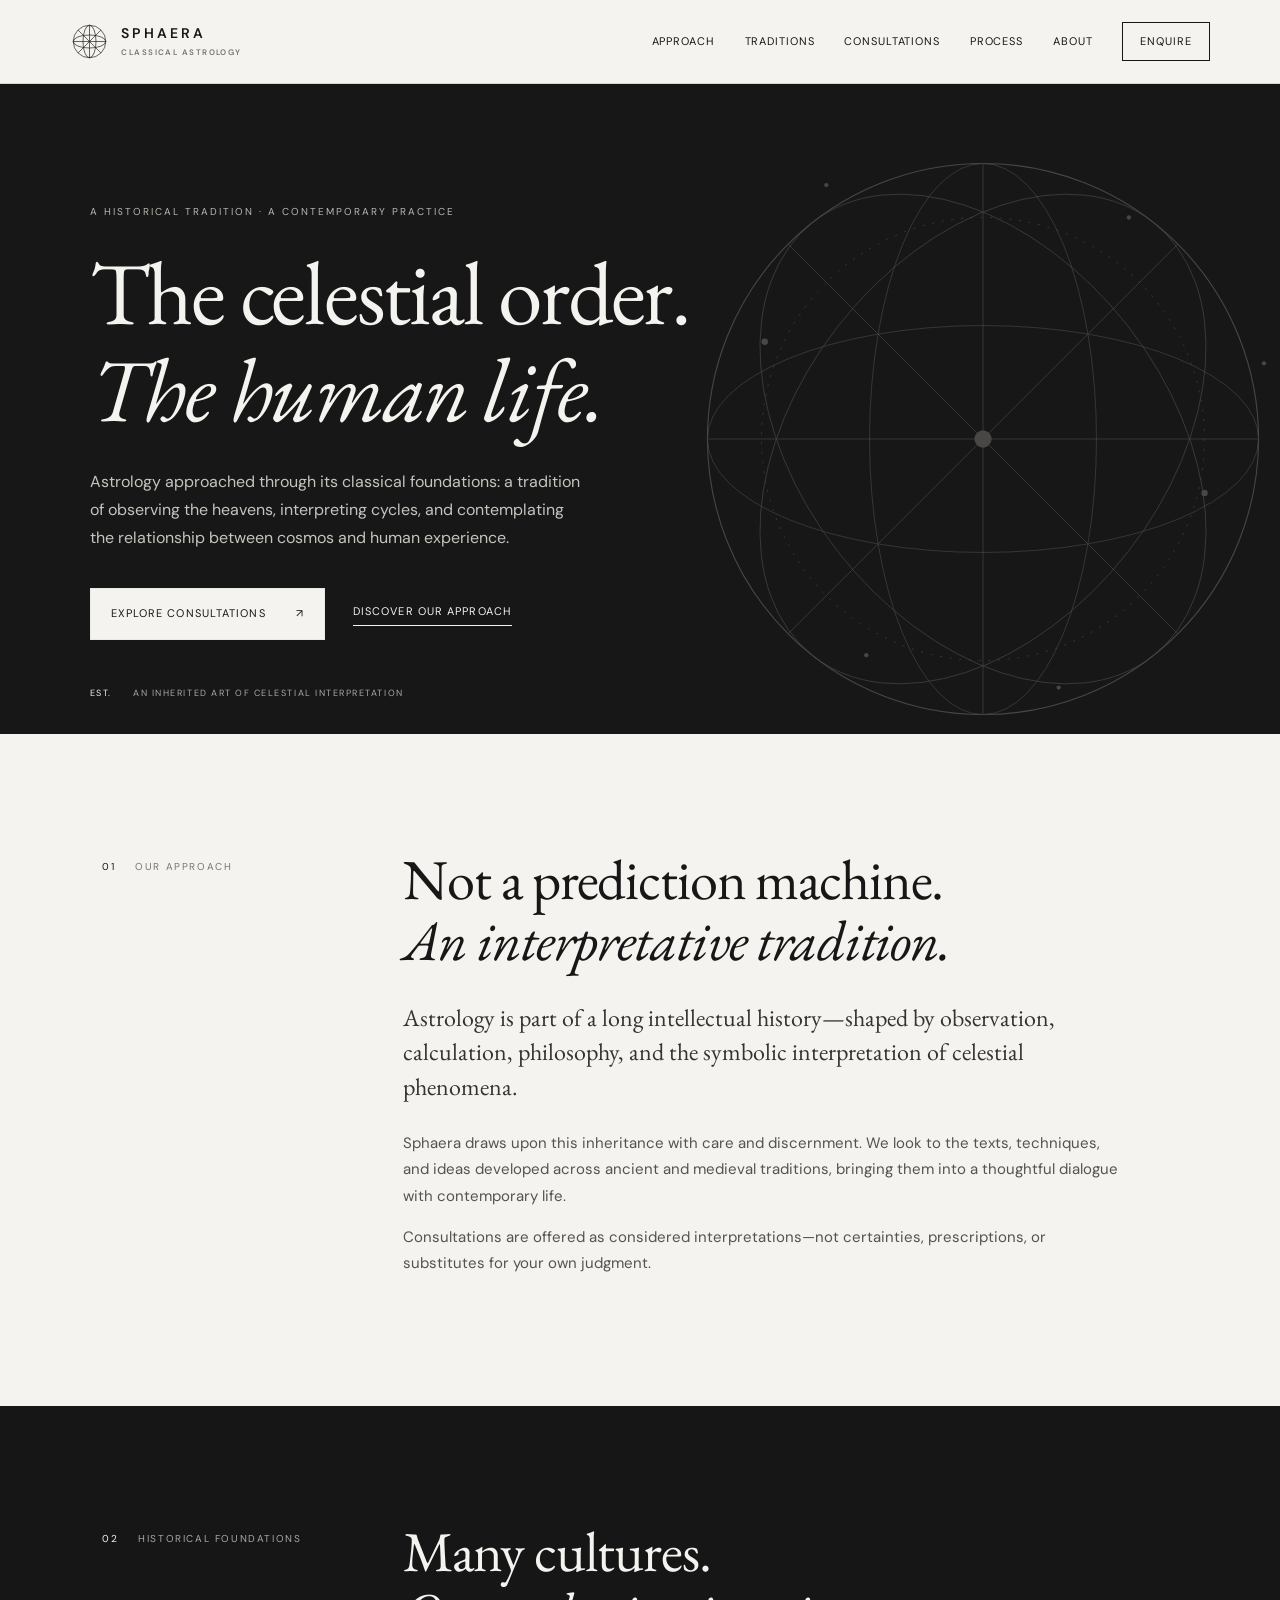
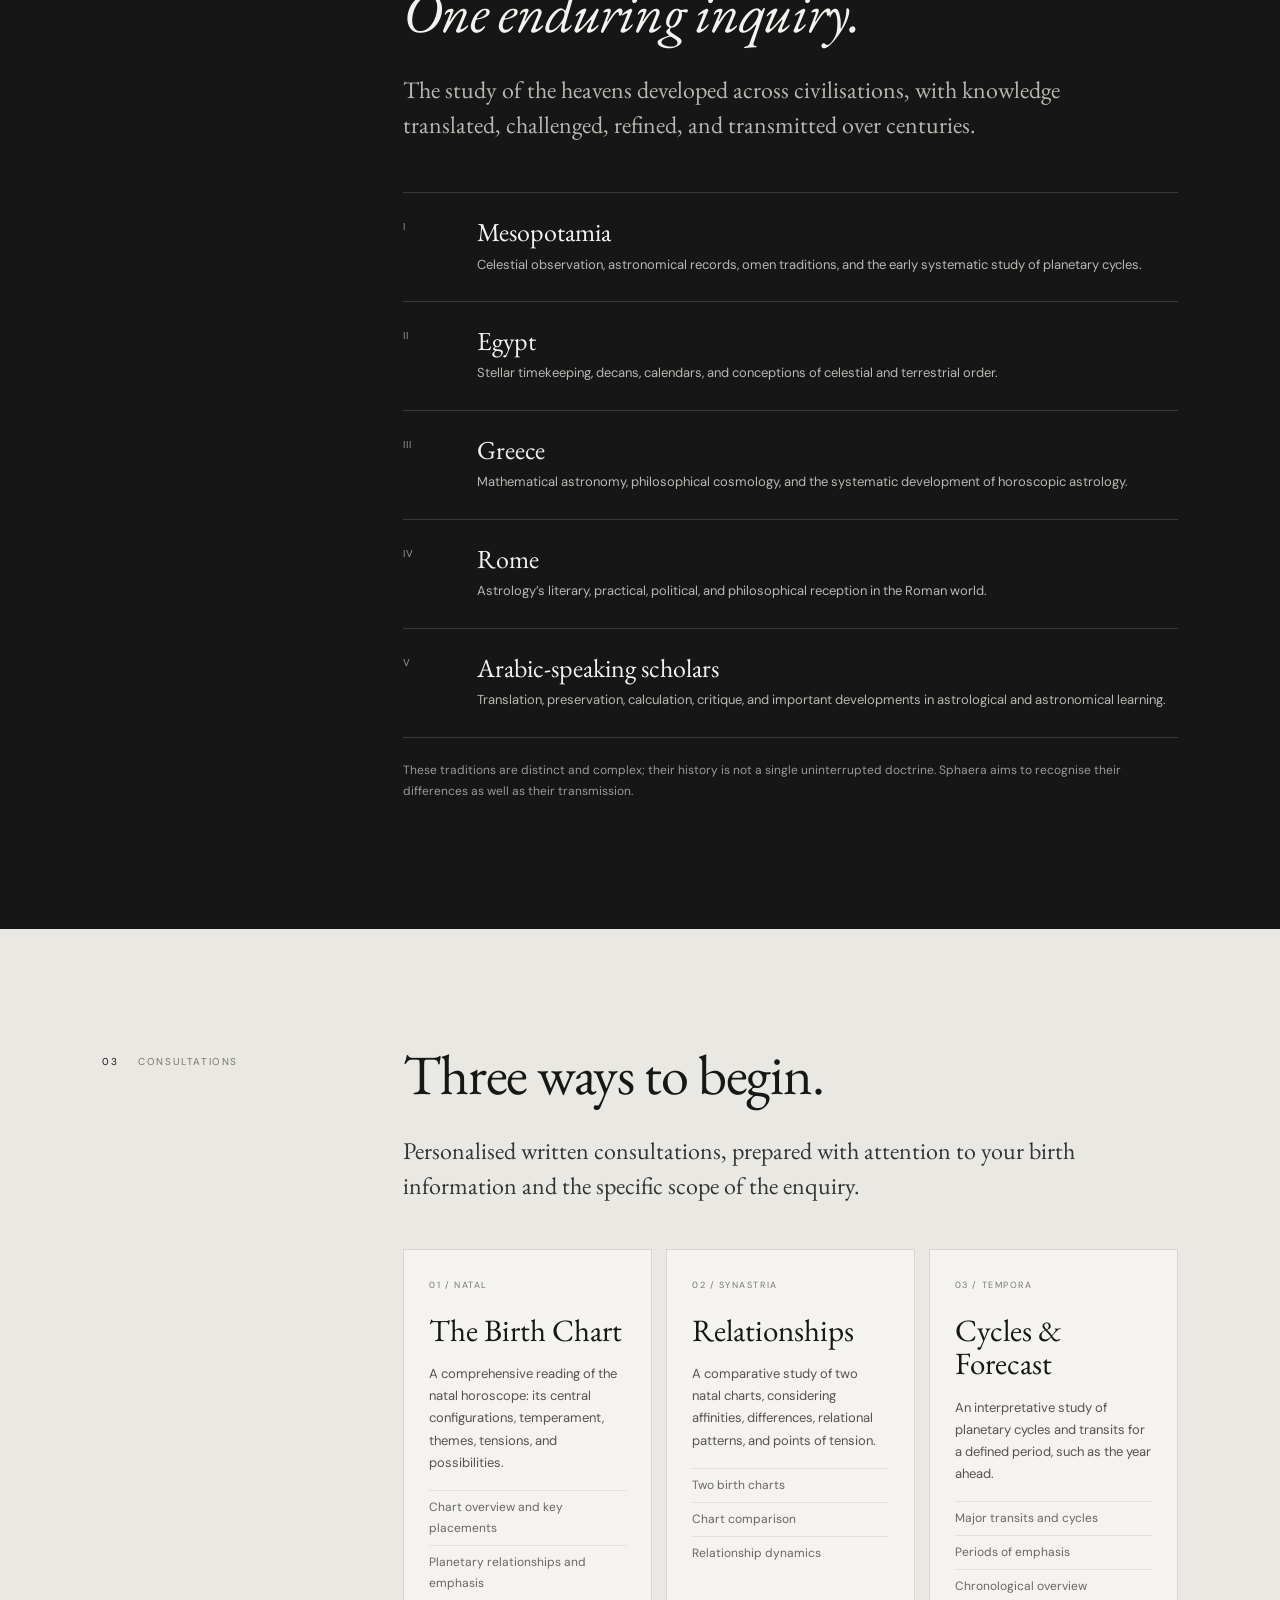
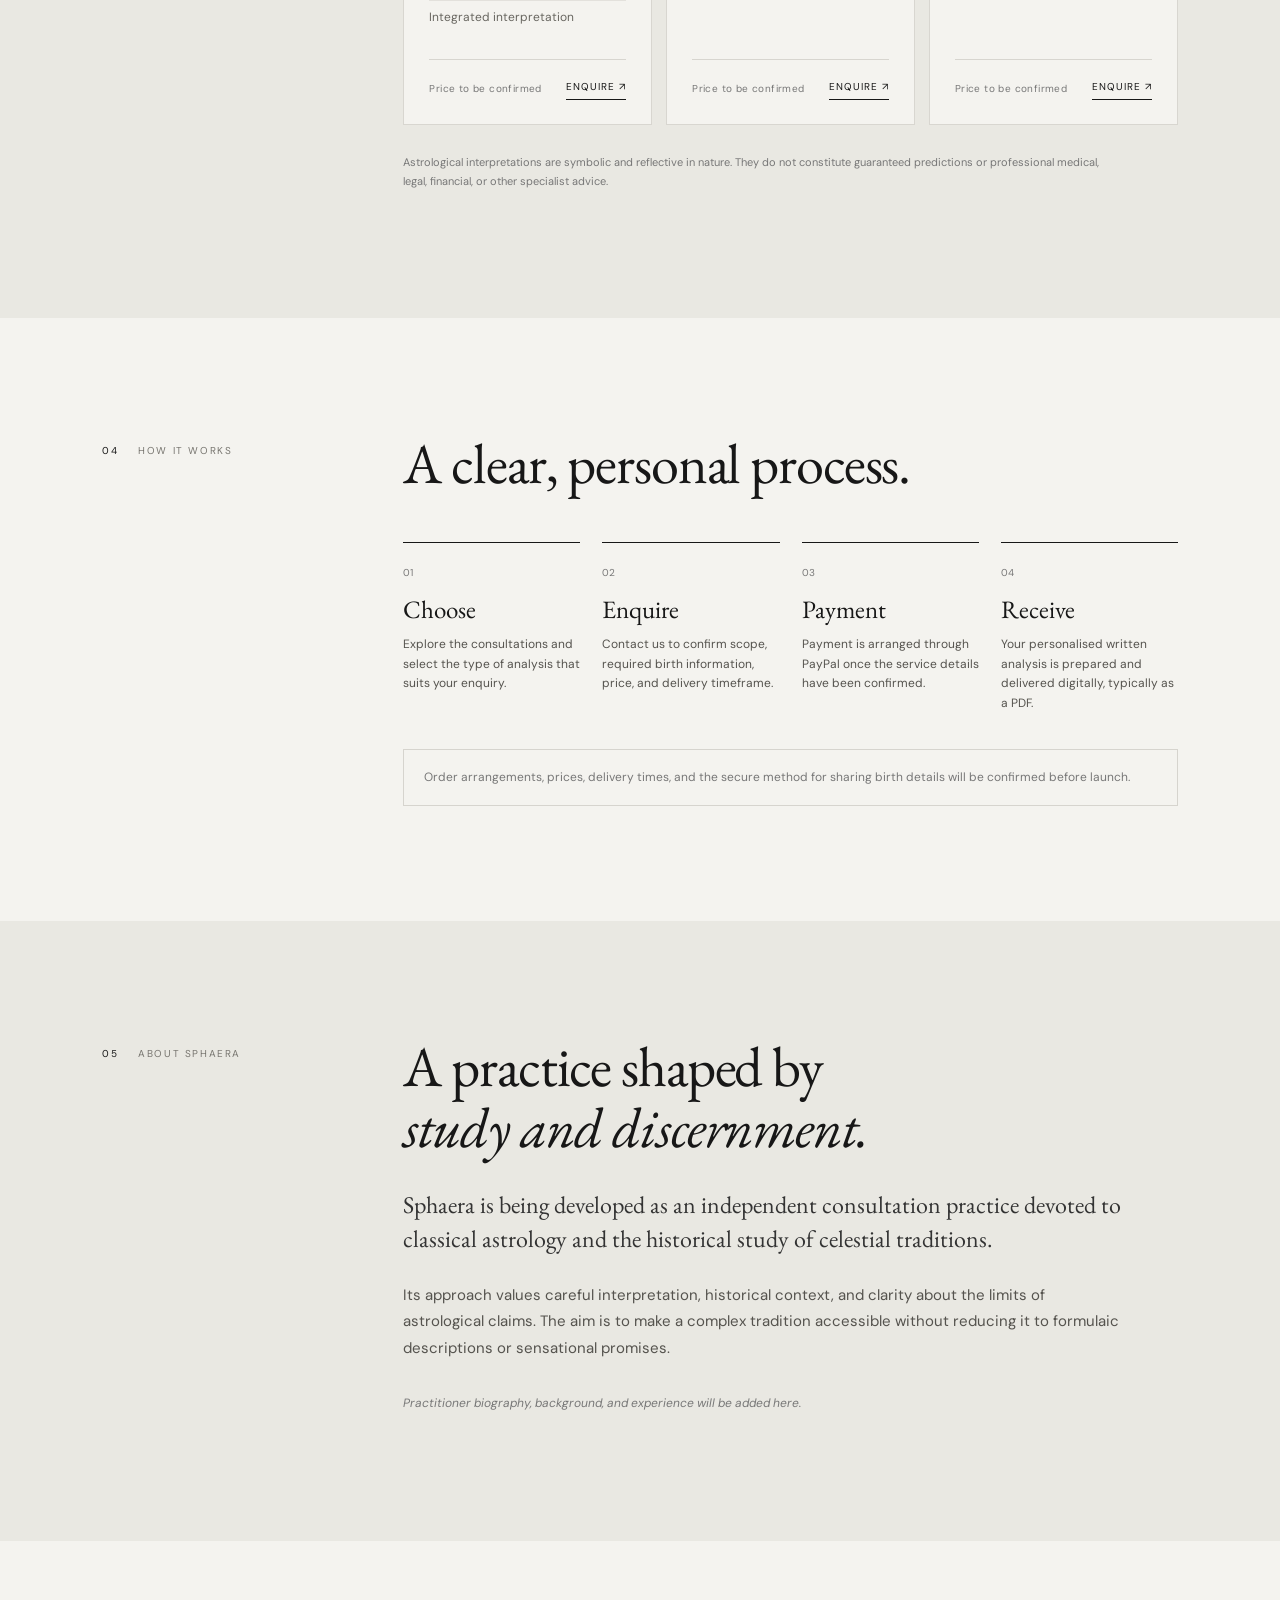
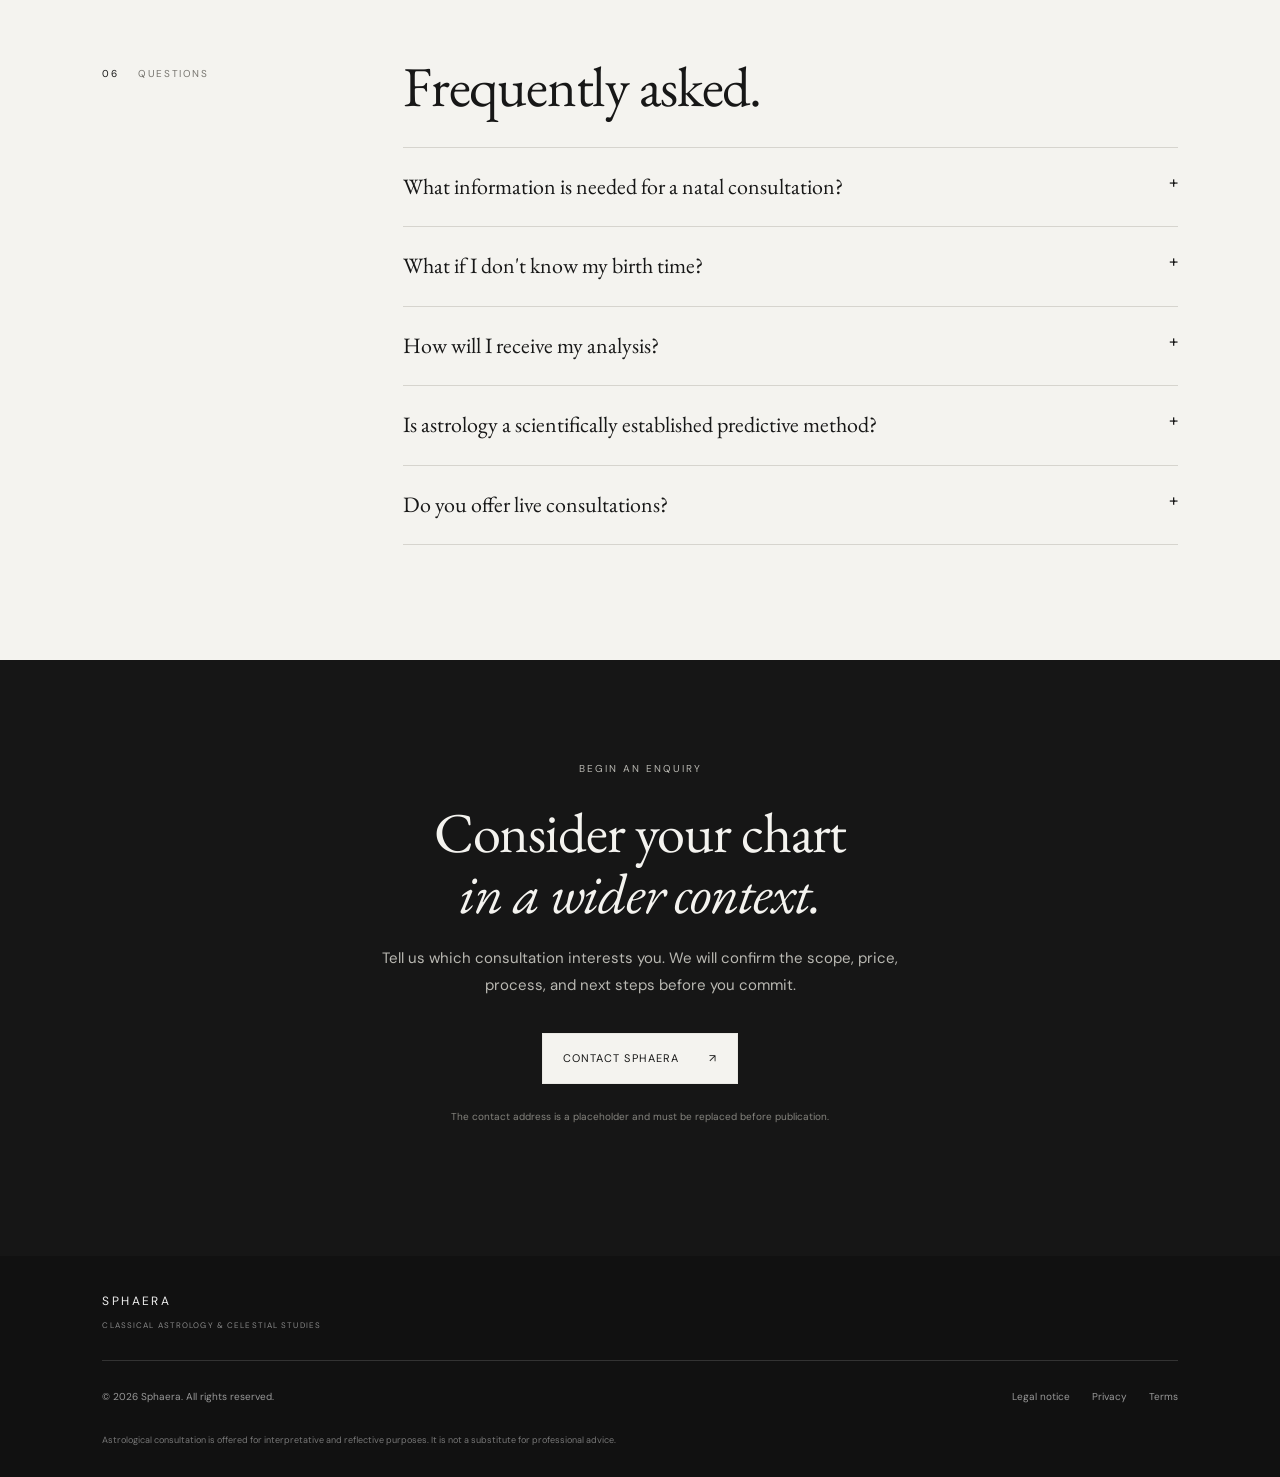
<file: index.html>
<!doctype html>
<html lang="en">
<head>
  <meta charset="utf-8">
  <meta name="viewport" content="width=device-width, initial-scale=1">
  <meta name="description" content="Sphaera — classical astrology and celestial studies, grounded in historical traditions and considered interpretation.">
  <title>Sphaera — Classical Astrology &amp; Celestial Studies</title>
  <link rel="preconnect" href="https://fonts.googleapis.com">
  <link rel="preconnect" href="https://fonts.gstatic.com" crossorigin>
  <link href="https://fonts.googleapis.com/css2?family=DM+Sans:wght@400;500;600&family=EB+Garamond:wght@400;500;600&display=swap" rel="stylesheet">
  <link rel="stylesheet" href="css/style.css">
</head>
<body>
  <a class="skip-link" href="#main">Skip to content</a>
  <header class="site-header">
    <a class="brand" href="#top" aria-label="Sphaera home">
      <span class="brand-mark" aria-hidden="true">
        <svg viewBox="0 0 48 48"><circle cx="24" cy="24" r="20"/><ellipse cx="24" cy="24" rx="8" ry="20"/><ellipse cx="24" cy="24" rx="20" ry="8"/><path d="M4 24h40M24 4v40M10 10l28 28M38 10 10 38"/></svg>
      </span>
      <span class="brand-word">SPHAERA<span class="brand-sub">CLASSICAL ASTROLOGY</span></span>
    </a>
    <button class="menu-toggle" aria-expanded="false" aria-controls="nav" aria-label="Open navigation"><span></span><span></span></button>
    <nav id="nav" class="nav">
      <a href="#approach">Approach</a>
      <a href="#traditions">Traditions</a>
      <a href="#consultations">Consultations</a>
      <a href="#process">Process</a>
      <a href="#about">About</a>
      <a class="nav-contact" href="#contact">Enquire</a>
    </nav>
  </header>

  <main id="main">
    <section class="hero" id="top">
      <div class="hero-art" aria-hidden="true">
        <svg viewBox="0 0 620 620" class="sphere-art">
          <circle cx="310" cy="310" r="255" class="outer"/>
          <circle cx="310" cy="310" r="205" class="inner"/>
          <ellipse cx="310" cy="310" rx="105" ry="255"/>
          <ellipse cx="310" cy="310" rx="255" ry="105"/>
          <ellipse cx="310" cy="310" rx="170" ry="255" transform="rotate(38 310 310)"/>
          <ellipse cx="310" cy="310" rx="170" ry="255" transform="rotate(-38 310 310)"/>
          <path d="M55 310H565 M310 55V565 M130 130L490 490 M490 130L130 490"/>
          <circle cx="310" cy="310" r="8" class="center"/>
          <g class="stars"><circle cx="108" cy="220" r="3"/><circle cx="445" cy="105" r="2"/><circle cx="515" cy="360" r="3"/><circle cx="202" cy="510" r="2"/><circle cx="380" cy="540" r="2"/><circle cx="165" cy="75" r="2"/><circle cx="570" cy="240" r="2"/></g>
        </svg>
      </div>
      <div class="hero-copy">
        <p class="eyebrow">A historical tradition · A contemporary practice</p>
        <h1>The celestial order.<br><em>The human life.</em></h1>
        <p class="hero-intro">Astrology approached through its classical foundations: a tradition of observing the heavens, interpreting cycles, and contemplating the relationship between cosmos and human experience.</p>
        <div class="hero-actions">
          <a class="button button-light" href="#consultations">Explore consultations <span aria-hidden="true">↗</span></a>
          <a class="text-link" href="#approach">Discover our approach</a>
        </div>
      </div>
      <div class="hero-caption"><span>EST.</span> AN INHERITED ART OF CELESTIAL INTERPRETATION</div>
    </section>

    <section class="intro section-grid" id="approach">
      <div class="section-label"><span>01</span> Our approach</div>
      <div class="section-content">
        <h2>Not a prediction machine.<br><em>An interpretative tradition.</em></h2>
        <p class="lead">Astrology is part of a long intellectual history—shaped by observation, calculation, philosophy, and the symbolic interpretation of celestial phenomena.</p>
        <p>Sphaera draws upon this inheritance with care and discernment. We look to the texts, techniques, and ideas developed across ancient and medieval traditions, bringing them into a thoughtful dialogue with contemporary life.</p>
        <p>Consultations are offered as considered interpretations—not certainties, prescriptions, or substitutes for your own judgment.</p>
      </div>
    </section>

    <section class="traditions section-grid dark-section" id="traditions">
      <div class="section-label"><span>02</span> Historical foundations</div>
      <div class="section-content">
        <h2>Many cultures.<br><em>One enduring inquiry.</em></h2>
        <p class="lead">The study of the heavens developed across civilisations, with knowledge translated, challenged, refined, and transmitted over centuries.</p>
        <div class="tradition-list">
          <article><span class="tradition-number">I</span><div><h3>Mesopotamia</h3><p>Celestial observation, astronomical records, omen traditions, and the early systematic study of planetary cycles.</p></div></article>
          <article><span class="tradition-number">II</span><div><h3>Egypt</h3><p>Stellar timekeeping, decans, calendars, and conceptions of celestial and terrestrial order.</p></div></article>
          <article><span class="tradition-number">III</span><div><h3>Greece</h3><p>Mathematical astronomy, philosophical cosmology, and the systematic development of horoscopic astrology.</p></div></article>
          <article><span class="tradition-number">IV</span><div><h3>Rome</h3><p>Astrology’s literary, practical, political, and philosophical reception in the Roman world.</p></div></article>
          <article><span class="tradition-number">V</span><div><h3>Arabic-speaking scholars</h3><p>Translation, preservation, calculation, critique, and important developments in astrological and astronomical learning.</p></div></article>
        </div>
        <p class="small-note">These traditions are distinct and complex; their history is not a single uninterrupted doctrine. Sphaera aims to recognise their differences as well as their transmission.</p>
      </div>
    </section>

    <section class="consultations section-grid" id="consultations">
      <div class="section-label"><span>03</span> Consultations</div>
      <div class="section-content">
        <h2>Three ways to begin.</h2>
        <p class="lead">Personalised written consultations, prepared with attention to your birth information and the specific scope of the enquiry.</p>
        <div class="service-cards">
          <article class="service-card">
            <div class="service-index">01 / NATAL</div>
            <h3>The Birth Chart</h3>
            <p>A comprehensive reading of the natal horoscope: its central configurations, temperament, themes, tensions, and possibilities.</p>
            <ul><li>Chart overview and key placements</li><li>Planetary relationships and emphasis</li><li>Integrated interpretation</li></ul>
            <div class="service-bottom"><span class="price">Price to be confirmed</span><a href="#contact" class="text-link">Enquire ↗</a></div>
          </article>
          <article class="service-card">
            <div class="service-index">02 / SYNASTRIA</div>
            <h3>Relationships</h3>
            <p>A comparative study of two natal charts, considering affinities, differences, relational patterns, and points of tension.</p>
            <ul><li>Two birth charts</li><li>Chart comparison</li><li>Relationship dynamics</li></ul>
            <div class="service-bottom"><span class="price">Price to be confirmed</span><a href="#contact" class="text-link">Enquire ↗</a></div>
          </article>
          <article class="service-card">
            <div class="service-index">03 / TEMPORA</div>
            <h3>Cycles &amp; Forecast</h3>
            <p>An interpretative study of planetary cycles and transits for a defined period, such as the year ahead.</p>
            <ul><li>Major transits and cycles</li><li>Periods of emphasis</li><li>Chronological overview</li></ul>
            <div class="service-bottom"><span class="price">Price to be confirmed</span><a href="#contact" class="text-link">Enquire ↗</a></div>
          </article>
        </div>
        <p class="service-disclaimer">Astrological interpretations are symbolic and reflective in nature. They do not constitute guaranteed predictions or professional medical, legal, financial, or other specialist advice.</p>
      </div>
    </section>

    <section class="process section-grid" id="process">
      <div class="section-label"><span>04</span> How it works</div>
      <div class="section-content">
        <h2>A clear, personal process.</h2>
        <div class="steps">
          <article><span>01</span><h3>Choose</h3><p>Explore the consultations and select the type of analysis that suits your enquiry.</p></article>
          <article><span>02</span><h3>Enquire</h3><p>Contact us to confirm scope, required birth information, price, and delivery timeframe.</p></article>
          <article><span>03</span><h3>Payment</h3><p>Payment is arranged through PayPal once the service details have been confirmed.</p></article>
          <article><span>04</span><h3>Receive</h3><p>Your personalised written analysis is prepared and delivered digitally, typically as a PDF.</p></article>
        </div>
        <div class="process-note">Order arrangements, prices, delivery times, and the secure method for sharing birth details will be confirmed before launch.</div>
      </div>
    </section>

    <section class="about section-grid" id="about">
      <div class="section-label"><span>05</span> About Sphaera</div>
      <div class="section-content">
        <h2>A practice shaped by<br><em>study and discernment.</em></h2>
        <p class="lead">Sphaera is being developed as an independent consultation practice devoted to classical astrology and the historical study of celestial traditions.</p>
        <p>Its approach values careful interpretation, historical context, and clarity about the limits of astrological claims. The aim is to make a complex tradition accessible without reducing it to formulaic descriptions or sensational promises.</p>
        <p class="placeholder-note">Practitioner biography, background, and experience will be added here.</p>
      </div>
    </section>

    <section class="faq section-grid" id="faq">
      <div class="section-label"><span>06</span> Questions</div>
      <div class="section-content">
        <h2>Frequently asked.</h2>
        <details><summary>What information is needed for a natal consultation?</summary><p>Typically, date of birth, recorded birth time if available, and birthplace. The final ordering process will explain what is required and how to provide it appropriately.</p></details>
        <details><summary>What if I don't know my birth time?</summary><p>Some techniques depend on a reliable birth time. We will explain which parts of the analysis can be undertaken and what limitations apply when the time is unknown or uncertain.</p></details>
        <details><summary>How will I receive my analysis?</summary><p>Consultations are planned as personalised written reports delivered digitally, generally in PDF format. The delivery timeframe will be agreed before an order is accepted.</p></details>
        <details><summary>Is astrology a scientifically established predictive method?</summary><p>No. Astrology is presented here as a historical and symbolic interpretative tradition, not as a scientifically validated method of prediction. Interpretations are not guarantees of events or outcomes.</p></details>
        <details><summary>Do you offer live consultations?</summary><p>The initial service is planned around written reports. Live consultations may be considered in the future.</p></details>
      </div>
    </section>

    <section class="contact dark-section" id="contact">
      <div class="contact-inner">
        <p class="eyebrow">Begin an enquiry</p>
        <h2>Consider your chart<br><em>in a wider context.</em></h2>
        <p>Tell us which consultation interests you. We will confirm the scope, price, process, and next steps before you commit.</p>
        <a class="button button-light" href="mailto:CONTACT_EMAIL_HERE?subject=Sphaera%20consultation%20enquiry">Contact Sphaera <span aria-hidden="true">↗</span></a>
        <p class="contact-placeholder">The contact address is a placeholder and must be replaced before publication.</p>
      </div>
    </section>
  </main>

  <footer class="site-footer">
    <div class="footer-brand">SPHAERA <span>CLASSICAL ASTROLOGY &amp; CELESTIAL STUDIES</span></div>
    <div class="footer-bottom"><p>© <span id="year"></span> Sphaera. All rights reserved.</p><div><a href="legal-notice.html">Legal notice</a><a href="privacy.html">Privacy</a><a href="terms.html">Terms</a></div></div>
    <p class="footer-disclaimer">Astrological consultation is offered for interpretative and reflective purposes. It is not a substitute for professional advice.</p>
  </footer>
  <script src="js/main.js"></script>
</body>
</html>
</file>
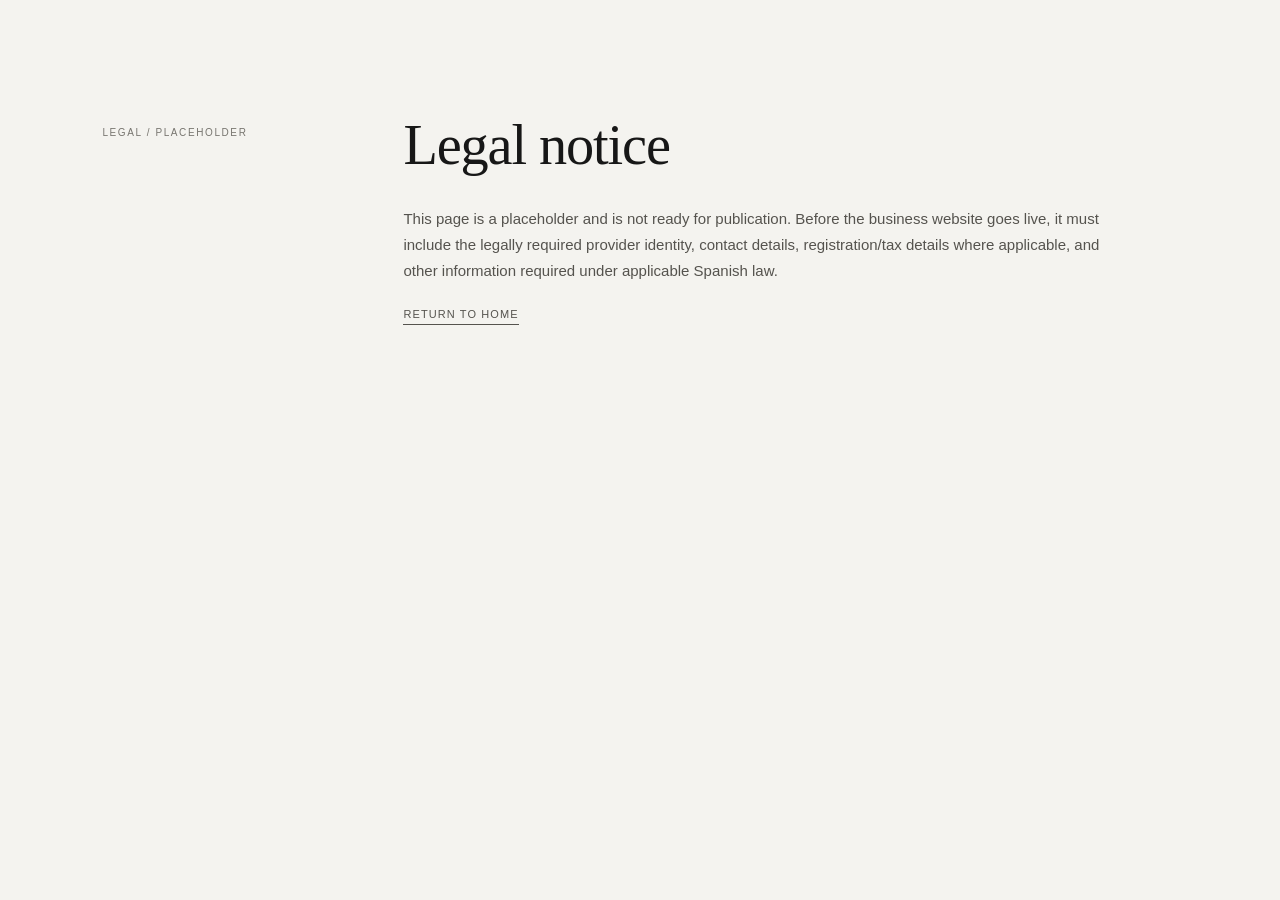
<file: legal-notice.html>
<!doctype html><html lang="en"><head><meta charset="utf-8"><meta name="viewport" content="width=device-width,initial-scale=1"><title>Legal Notice — Sphaera</title><link rel="stylesheet" href="css/style.css"></head><body><main class="section-grid"><div class="section-label">Legal / Placeholder</div><div class="section-content"><h2>Legal notice</h2><p>This page is a placeholder and is not ready for publication. Before the business website goes live, it must include the legally required provider identity, contact details, registration/tax details where applicable, and other information required under applicable Spanish law.</p><p><a class="text-link" href="index.html">Return to home</a></p></div></main></body></html>
</file>
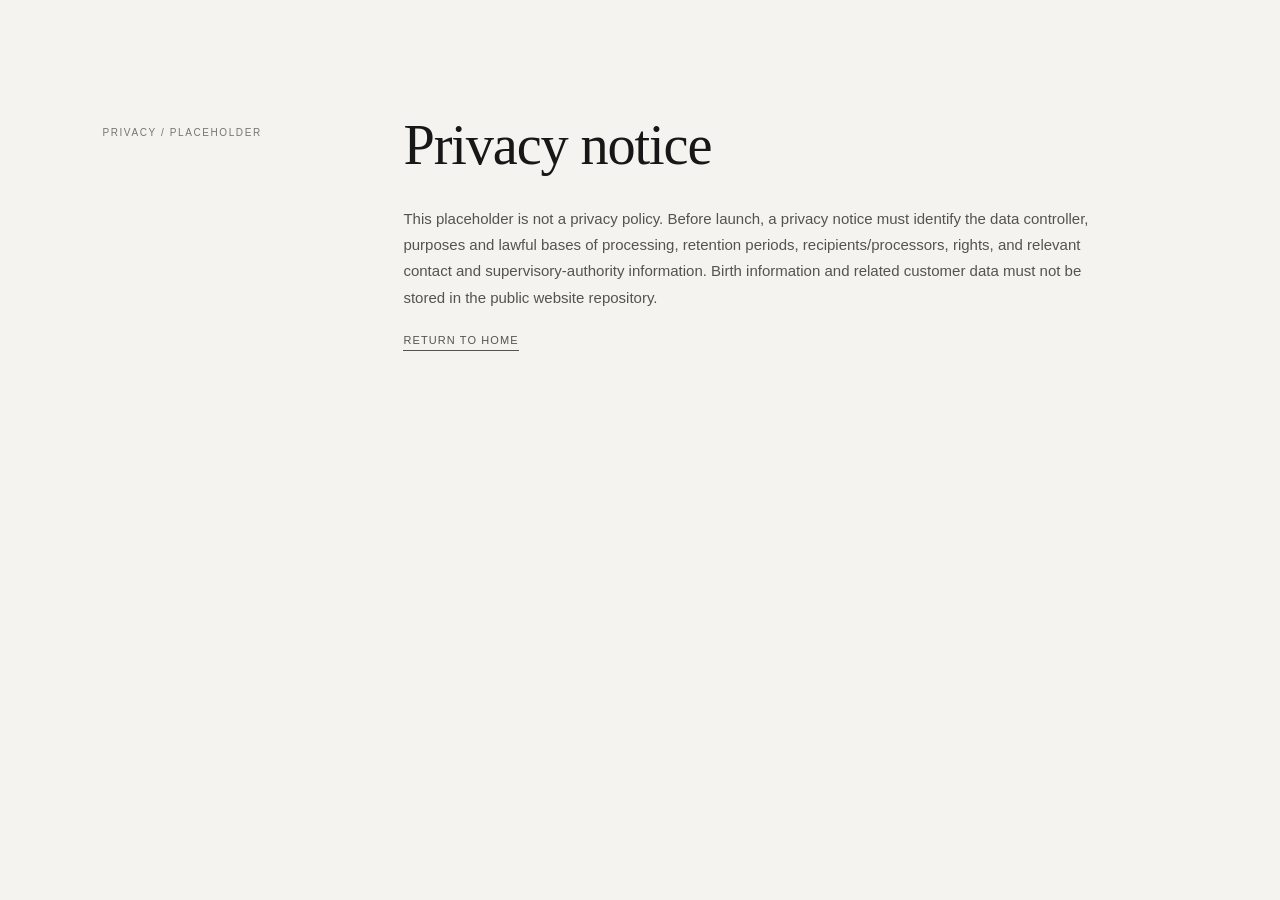
<file: privacy.html>
<!doctype html><html lang="en"><head><meta charset="utf-8"><meta name="viewport" content="width=device-width,initial-scale=1"><title>Privacy — Sphaera</title><link rel="stylesheet" href="css/style.css"></head><body><main class="section-grid"><div class="section-label">Privacy / Placeholder</div><div class="section-content"><h2>Privacy notice</h2><p>This placeholder is not a privacy policy. Before launch, a privacy notice must identify the data controller, purposes and lawful bases of processing, retention periods, recipients/processors, rights, and relevant contact and supervisory-authority information. Birth information and related customer data must not be stored in the public website repository.</p><p><a class="text-link" href="index.html">Return to home</a></p></div></main></body></html>
</file>
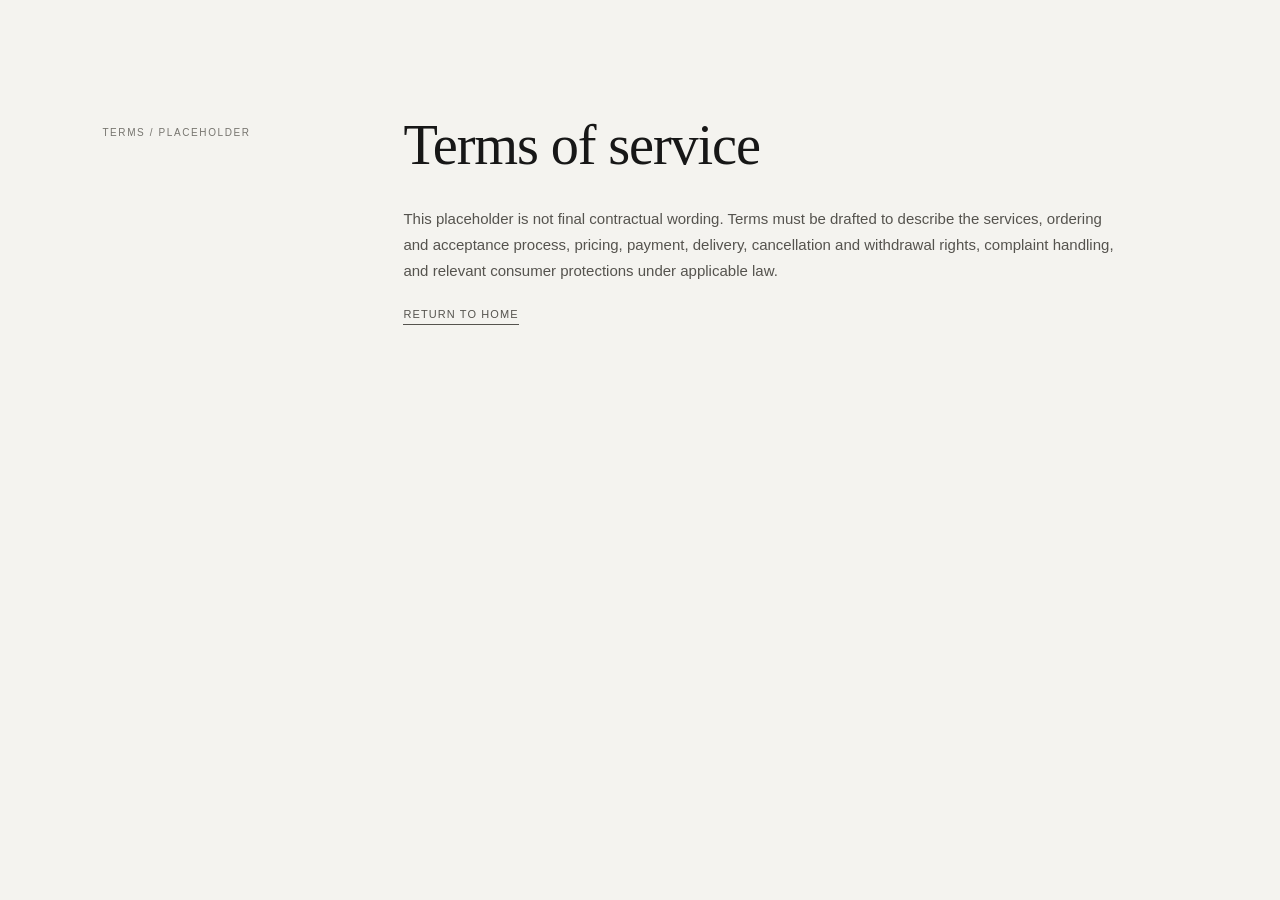
<file: terms.html>
<!doctype html><html lang="en"><head><meta charset="utf-8"><meta name="viewport" content="width=device-width,initial-scale=1"><title>Terms — Sphaera</title><link rel="stylesheet" href="css/style.css"></head><body><main class="section-grid"><div class="section-label">Terms / Placeholder</div><div class="section-content"><h2>Terms of service</h2><p>This placeholder is not final contractual wording. Terms must be drafted to describe the services, ordering and acceptance process, pricing, payment, delivery, cancellation and withdrawal rights, complaint handling, and relevant consumer protections under applicable law.</p><p><a class="text-link" href="index.html">Return to home</a></p></div></main></body></html>
</file>
<file: css/style.css>
*{box-sizing:border-box}
:root{--ink:#171717;--paper:#f4f3ef;--muted:#77756f;--line:#d6d4ce;--dark:#161616;--dark-muted:#aaa9a4;--serif:"EB Garamond",Georgia,serif;--sans:"DM Sans",Arial,sans-serif}
html{scroll-behavior:smooth;scroll-padding-top:90px}
body{margin:0;background:var(--paper);color:var(--ink);font-family:var(--sans);font-size:15px;line-height:1.75;font-weight:400}
a{color:inherit;text-decoration:none}
.skip-link{position:absolute;left:-999px;top:0;background:#fff;padding:10px;z-index:100}.skip-link:focus{left:10px}
.site-header{height:84px;padding:0 5.5%;display:flex;align-items:center;justify-content:space-between;border-bottom:1px solid var(--line);background:rgba(244,243,239,.96);position:sticky;top:0;z-index:20}
.brand{display:flex;align-items:center;gap:12px}.brand-mark{width:39px;height:39px}.brand-mark svg{width:100%;height:100%;fill:none;stroke:currentColor;stroke-width:.8}.brand-word{font-size:14px;letter-spacing:.22em;font-weight:600;line-height:1.2}.brand-sub{display:block;font-size:8px;letter-spacing:.18em;color:var(--muted);margin-top:6px}
.nav{display:flex;align-items:center;gap:30px;font-size:11px;letter-spacing:.08em;text-transform:uppercase}.nav a{transition:opacity .2s}.nav a:hover{opacity:.55}.nav-contact{border:1px solid var(--ink);padding:9px 17px}
.menu-toggle{display:none;background:none;border:0}
.hero{min-height:650px;padding:110px 7% 85px;position:relative;overflow:hidden;display:flex;align-items:center;background:#171717;color:#f4f3ef}
.hero-copy{position:relative;z-index:2;max-width:660px}.eyebrow{text-transform:uppercase;font-size:10px;letter-spacing:.2em;color:#b8b7b1;margin:0 0 24px}
h1,h2,h3{font-family:var(--serif);font-weight:400;line-height:1.08;margin:0}
h1{font-size:clamp(54px,7vw,94px);letter-spacing:-.025em}h1 em,h2 em{font-weight:400}
.hero-intro{max-width:490px;color:#c5c4be;font-size:16px;margin:30px 0 36px}
.hero-actions{display:flex;align-items:center;gap:28px}.button{display:inline-flex;gap:30px;align-items:center;padding:15px 20px;font-size:11px;letter-spacing:.1em;text-transform:uppercase;border:1px solid}.button-light{border-color:#e9e8e3;color:#171717;background:#f4f3ef}.button-light:hover{background:transparent;color:#f4f3ef}.text-link{font-size:11px;letter-spacing:.1em;text-transform:uppercase;border-bottom:1px solid currentColor;padding-bottom:4px}
.hero-art{position:absolute;right:-3%;top:3%;width:min(56vw,670px);opacity:.25}.sphere-art{width:100%;height:auto;fill:none;stroke:#d5d4cd;stroke-width:.6}.sphere-art .outer{stroke-width:1}.sphere-art .inner{stroke-dasharray:2 7}.sphere-art .center{fill:#d8d6d0;stroke:none}.sphere-art .stars{fill:#d7d6d0;stroke:none}
.hero-caption{position:absolute;bottom:32px;left:7%;font-size:9px;letter-spacing:.17em;color:#aaa9a4}.hero-caption span{margin-right:18px;color:#f4f3ef}
.section-grid{display:grid;grid-template-columns:23% 1fr;gap:5%;padding:115px 8%}
.section-label{font-size:10px;letter-spacing:.16em;text-transform:uppercase;color:var(--muted);padding-top:9px}.section-label span{margin-right:15px;color:var(--ink)}
.section-content{max-width:900px}.section-content h2,.contact h2{font-size:clamp(39px,4.4vw,61px);letter-spacing:-.02em;margin-bottom:30px}.section-content p{max-width:720px;color:#55534e}.section-content .lead{font-family:var(--serif);font-size:24px;line-height:1.45;color:#333;margin:0 0 25px}
.intro{background:var(--paper)}
.dark-section{background:var(--dark);color:var(--paper)}.dark-section .section-label{color:#a9a8a2}.dark-section .section-label span{color:var(--paper)}.dark-section .section-content p{color:#b9b8b2}.dark-section .lead{color:#e4e3dd}
.tradition-list{margin:50px 0 22px;border-top:1px solid #393939}.tradition-list article{display:grid;grid-template-columns:54px 1fr;gap:20px;padding:25px 0;border-bottom:1px solid #393939}.tradition-number{font-size:10px;letter-spacing:.1em;color:#999}.tradition-list h3{font-size:26px;margin-bottom:7px}.tradition-list p{margin:0;font-size:13px}.small-note{font-size:12px;color:#999!important;max-width:600px}
.consultations{background:#e9e8e2}.service-cards{display:grid;grid-template-columns:repeat(3,1fr);gap:14px;margin-top:45px}.service-card{background:#f4f3ef;padding:28px 25px 24px;border:1px solid #d8d6d0;display:flex;flex-direction:column;min-height:390px}.service-index{font-size:9px;letter-spacing:.17em;color:#777;margin-bottom:20px}.service-card h3{font-size:31px;margin-bottom:16px}.service-card p{font-size:13px;line-height:1.7;margin:0 0 16px}.service-card ul{list-style:none;padding:0;margin:0 0 25px;color:#686660;font-size:12px}.service-card li{padding:6px 0;border-top:1px solid #e3e1dc}.service-bottom{margin-top:auto;display:flex;justify-content:space-between;align-items:center;gap:12px;border-top:1px solid #d7d5cf;padding-top:18px}.price{font-size:10px;color:#777;letter-spacing:.04em}.service-bottom .text-link{font-size:10px}.service-disclaimer{font-size:11px;margin-top:28px!important;color:#777!important}
.process{background:var(--paper)}.steps{display:grid;grid-template-columns:repeat(4,1fr);gap:22px;margin-top:48px}.steps article{border-top:1px solid var(--ink);padding-top:15px}.steps article>span{font-size:10px;color:#777}.steps h3{font-size:25px;margin:12px 0}.steps p{font-size:12px;line-height:1.65;margin:0}.process-note{margin-top:35px;padding:17px 20px;border:1px solid var(--line);font-size:12px;color:#777}
.about{background:#e9e8e2}.placeholder-note{font-style:italic;color:#777!important;font-size:12px;margin-top:32px}
.faq{background:var(--paper)}.faq details{border-top:1px solid var(--line);padding:20px 0}.faq details:last-child{border-bottom:1px solid var(--line)}.faq summary{cursor:pointer;font-family:var(--serif);font-size:22px;list-style:none;display:flex;justify-content:space-between;gap:20px}.faq summary::after{content:"+";font-family:var(--sans);font-size:17px}.faq details[open] summary::after{content:"−"}.faq details p{font-size:13px;margin:15px 0 0;max-width:700px}
.contact{padding:100px 8%;text-align:center}.contact-inner{max-width:700px;margin:auto}.contact h2{margin-bottom:22px}.contact-inner>p:not(.eyebrow){max-width:530px;margin:0 auto 30px;color:#b9b8b2}.contact .button{margin-top:5px}.contact-placeholder{font-size:10px!important;color:#85847e!important;margin-top:24px!important}
.site-footer{background:#111;color:#eee;padding:35px 8% 28px}.footer-brand{font-size:12px;letter-spacing:.2em}.footer-brand span{display:block;color:#888;font-size:8px;letter-spacing:.14em;margin-top:6px}.footer-bottom{display:flex;justify-content:space-between;align-items:center;border-top:1px solid #333;margin-top:28px;padding-top:17px;font-size:10px;color:#999}.footer-bottom div{display:flex;gap:22px}.footer-bottom a:hover{color:#fff}.footer-disclaimer{font-size:9px;color:#777;margin:18px 0 0}
@media(max-width:1000px){.nav{gap:17px}.section-grid{grid-template-columns:1fr;gap:30px;padding:85px 7%}.section-label{padding:0}.hero-art{right:-15%;width:70vw}.service-cards{gap:10px}.service-card{padding:24px 18px}}
@media(max-width:760px){.site-header{height:72px;padding:0 5%}.menu-toggle{display:flex;flex-direction:column;gap:5px;padding:10px;cursor:pointer}.menu-toggle span{width:22px;height:1px;background:#171717;display:block}.nav{display:none;position:absolute;left:0;right:0;top:71px;background:var(--paper);padding:22px 6% 28px;border-bottom:1px solid var(--line);flex-direction:column;align-items:flex-start;gap:20px}.nav.open{display:flex}.hero{min-height:620px;padding:100px 6% 80px}.hero-art{width:100vw;right:-35%;top:15%;opacity:.18}.hero-copy{max-width:100%}h1{font-size:clamp(48px,14vw,74px)}.hero-intro{font-size:14px;max-width:400px}.hero-actions{align-items:flex-start;flex-direction:column;gap:23px}.hero-caption{left:6%;right:6%;font-size:8px}.section-grid{padding:75px 6%}.section-content h2,.contact h2{font-size:44px}.section-content .lead{font-size:21px}.service-cards{grid-template-columns:1fr}.service-card{min-height:unset;padding:28px}.steps{grid-template-columns:1fr 1fr;gap:26px 18px}.contact{padding:80px 6%}.footer-bottom{flex-direction:column;align-items:flex-start;gap:12px}.footer-bottom div{flex-wrap:wrap;gap:14px}.tradition-list article{grid-template-columns:36px 1fr;gap:12px}}
@media(max-width:420px){.brand-word{font-size:12px}.brand-mark{width:32px}.steps{grid-template-columns:1fr}.section-content h2,.contact h2{font-size:39px}}
</file>
